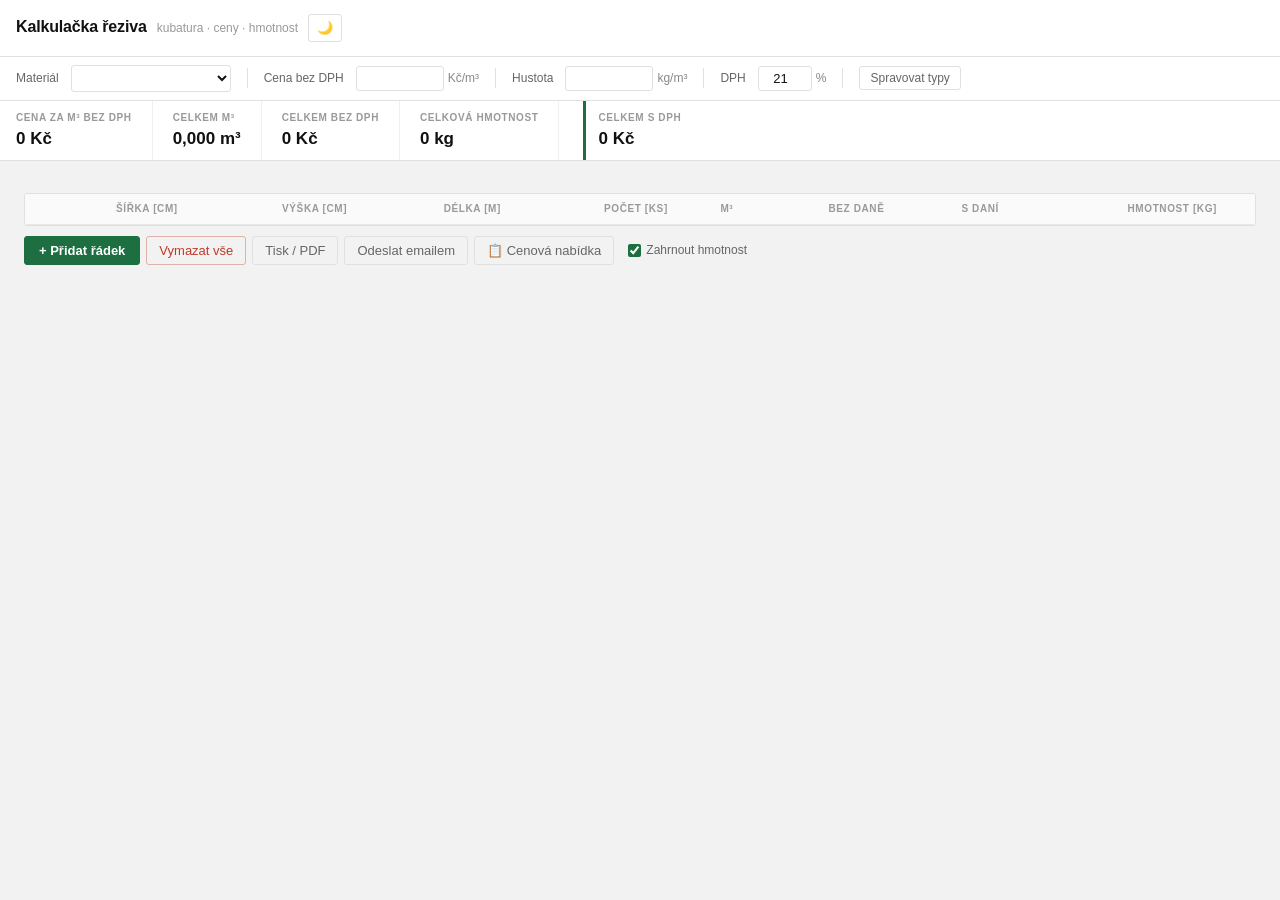
<file: kalkulacka_reziva.html>
<!doctype html>
<html lang="cs">
    <head>
        <meta charset="UTF-8" />
        <meta name="viewport" content="width=device-width, initial-scale=1.0" />
        <title>Kalkulačka řeziva</title>
        <link rel="stylesheet" href="kalkulacka_reziva.css" />
        <link rel="manifest" href="manifest.json" />
    </head>
    <body>
        <!-- ── App header ── -->
        <div class="app-header no-print">
            <h1>Kalkulačka řeziva</h1>
            <span class="subtitle">kubatura · ceny · hmotnost</span>
            <button
                class="btn-theme no-print"
                id="themeToggle"
                onclick="toggleTheme()"
                title="Přepnout světlý/tmavý režim"
            >
                🌙
            </button>
        </div>

        <!-- ── Toolbar (material selector) ── -->
        <div class="toolbar no-print">
            <span class="lbl">Materiál</span>
            <select id="materialSelect" onchange="onMaterialChange()"></select>

            <div class="sep"></div>

            <span class="lbl">Cena bez DPH</span>
            <input
                type="number"
                id="priceInput"
                min="0"
                step="100"
                title="Cena za m³ bez DPH"
                onchange="onPriceChange()"
            />
            <span class="unit">Kč/m³</span>

            <div class="sep"></div>

            <span class="lbl">Hustota</span>
            <input
                type="number"
                id="densityInput"
                min="0"
                step="10"
                title="Hustota materiálu"
                onchange="onDensityChange()"
            />
            <span class="unit">kg/m³</span>

            <div class="sep"></div>

            <span class="lbl">DPH</span>
            <input
                type="number"
                id="dphInput"
                min="0"
                max="100"
                step="1"
                value="21"
                style="width: 54px"
                title="Sazba DPH (%)"
                onchange="recalcAll()"
            />
            <span class="unit">%</span>

            <div class="sep"></div>

            <button class="btn-ghost" onclick="openModal()">
                Spravovat typy
            </button>
        </div>

        <!-- ── Stat bar (summary) ── -->
        <div class="stat-bar">
            <div class="stat-item">
                <span class="s-lbl">Cena za m³ bez DPH</span>
                <span class="s-val" id="sumPriceM3">0 Kč</span>
            </div>
            <div class="stat-item">
                <span class="s-lbl">Celkem m³</span>
                <span class="s-val" id="sumM3">0,000 m³</span>
            </div>
            <div class="stat-item">
                <span class="s-lbl">Celkem bez DPH</span>
                <span class="s-val" id="sumNoDph">0 Kč</span>
            </div>
            <div class="stat-item sum-weight">
                <span class="s-lbl">Celková hmotnost</span>
                <span class="s-val" id="sumWeight">0 kg</span>
            </div>
            <div class="stat-item">
                <span class="s-lbl">Celkem s DPH</span>
                <span class="s-val" id="sumWithDph">0 Kč</span>
            </div>
        </div>

        <div class="container">
            <!-- ── Print metadata ── -->
            <div class="print-meta print-only">
                <strong>Materiál:</strong>
                <span id="printMaterial"></span>&emsp;
                <strong>Cena za m³ bez DPH:</strong>
                <span id="printPrice"></span> Kč&emsp; <strong>DPH:</strong>
                <span id="printDph"></span>%&emsp; <strong>Datum:</strong>
                <span id="printDate"></span>
            </div>

            <!-- ── Table ── -->
            <div class="table-wrapper">
                <table>
                    <thead>
                        <tr>
                            <th>šířka [cm]</th>
                            <th>výška [cm]</th>
                            <th>délka [m]</th>
                            <th>počet [ks]</th>
                            <th>m³</th>
                            <th>bez daně</th>
                            <th>s daní</th>
                            <th class="col-weight">hmotnost [kg]</th>
                            <th
                                class="col-hint no-print"
                                title="Tip: nejbližší dostupné rozměry"
                            ></th>
                            <th class="col-del no-print"></th>
                        </tr>
                    </thead>
                    <tbody id="tableBody"></tbody>
                </table>
            </div>

            <!-- ── Actions ── -->
            <div class="actions no-print">
                <button class="btn-primary" onclick="addRow()">
                    + Přidat řádek
                </button>
                <button class="btn-danger" onclick="clearAll()">
                    Vymazat vše
                </button>
                <button class="btn-action" onclick="exportPDF()">
                    Tisk / PDF
                </button>
                <button class="btn-action" onclick="sendEmail()">
                    Odeslat emailem
                </button>
                <button class="btn-action" onclick="sendQuoteEmail()">
                    📋 Cenová nabídka
                </button>
                <label class="export-opt">
                    <input type="checkbox" id="chkWeight" checked /> Zahrnout
                    hmotnost
                </label>
            </div>
        </div>
        <!-- /container -->

        <!-- ── Toast notification ── -->
        <div class="toast" id="toast"></div>

        <!-- ── Modal: Manage materials ── -->
        <div
            class="modal-overlay"
            id="modalOverlay"
            onclick="closeModalOutside(event)"
        >
            <div class="modal">
                <h2>Spravovat typy materiálů</h2>

                <div class="add-form">
                    <div class="field">
                        <label>Název</label>
                        <input
                            type="text"
                            id="newName"
                            placeholder="Název materiálu"
                            style="width: 160px"
                        />
                    </div>
                    <div class="field">
                        <label>Zkratka pro email</label>
                        <input
                            type="text"
                            id="newEmailCode"
                            placeholder="např. KVH Si"
                            maxlength="30"
                            style="width: 110px"
                        />
                    </div>
                    <div class="field">
                        <label>Cena Kč/m³ bez DPH</label>
                        <input
                            type="number"
                            id="newPrice"
                            placeholder="11500"
                            min="0"
                            step="100"
                            style="width: 110px; text-align: right"
                        />
                    </div>
                    <div class="field">
                        <label>Hustota kg/m³</label>
                        <input
                            type="number"
                            id="newDensity"
                            placeholder="550"
                            min="0"
                            step="10"
                            style="width: 90px; text-align: right"
                        />
                    </div>
                    <button
                        class="btn-primary"
                        onclick="addMaterial()"
                        style="align-self: flex-end"
                    >
                        Přidat
                    </button>
                </div>

                <table class="mat-table">
                    <thead>
                        <tr>
                            <th>Název</th>
                            <th>Zkratka</th>
                            <th>Cena Kč/m³ bez DPH</th>
                            <th>Hustota kg/m³</th>
                            <th style="width: 34px"></th>
                        </tr>
                    </thead>
                    <tbody id="materialTableBody"></tbody>
                </table>

                <div class="sizes-section" id="sizesSection">
                    <h3 class="sizes-heading">
                        Dostupné rozměry pro:
                        <select
                            id="sizesMaterialSelect"
                            onchange="renderSizesTable()"
                        ></select>
                    </h3>
                    <table class="sizes-table">
                        <thead>
                            <tr>
                                <th>Šířka [cm]</th>
                                <th>Výška [cm]</th>
                                <th>Dostupné délky [m]</th>
                                <th style="width: 34px"></th>
                            </tr>
                        </thead>
                        <tbody id="sizesTableBody"></tbody>
                    </table>
                    <div class="add-size-form">
                        <input
                            type="number"
                            id="newSizeW"
                            placeholder="š"
                            min="1"
                            step="0.5"
                            style="width: 58px; text-align: right"
                            title="Šířka [cm]"
                        />
                        <span>×</span>
                        <input
                            type="number"
                            id="newSizeH"
                            placeholder="v"
                            min="1"
                            step="0.5"
                            style="width: 58px; text-align: right"
                            title="Výška [cm]"
                        />
                        <span>délky:</span>
                        <input
                            type="text"
                            id="newSizeLengths"
                            placeholder="3, 4, 5"
                            style="width: 110px"
                            title="Dostupné délky v metrech, oddělené čárkou"
                        />
                        <button class="btn-primary" onclick="addSize()">
                            + Přidat
                        </button>
                    </div>
                </div>

                <div class="modal-footer">
                    <button class="btn-primary" onclick="closeModal()">
                        Zavřít
                    </button>
                </div>
            </div>
        </div>

        <script src="kalkulacka_reziva.js" defer></script>
    </body>
</html>
</file>
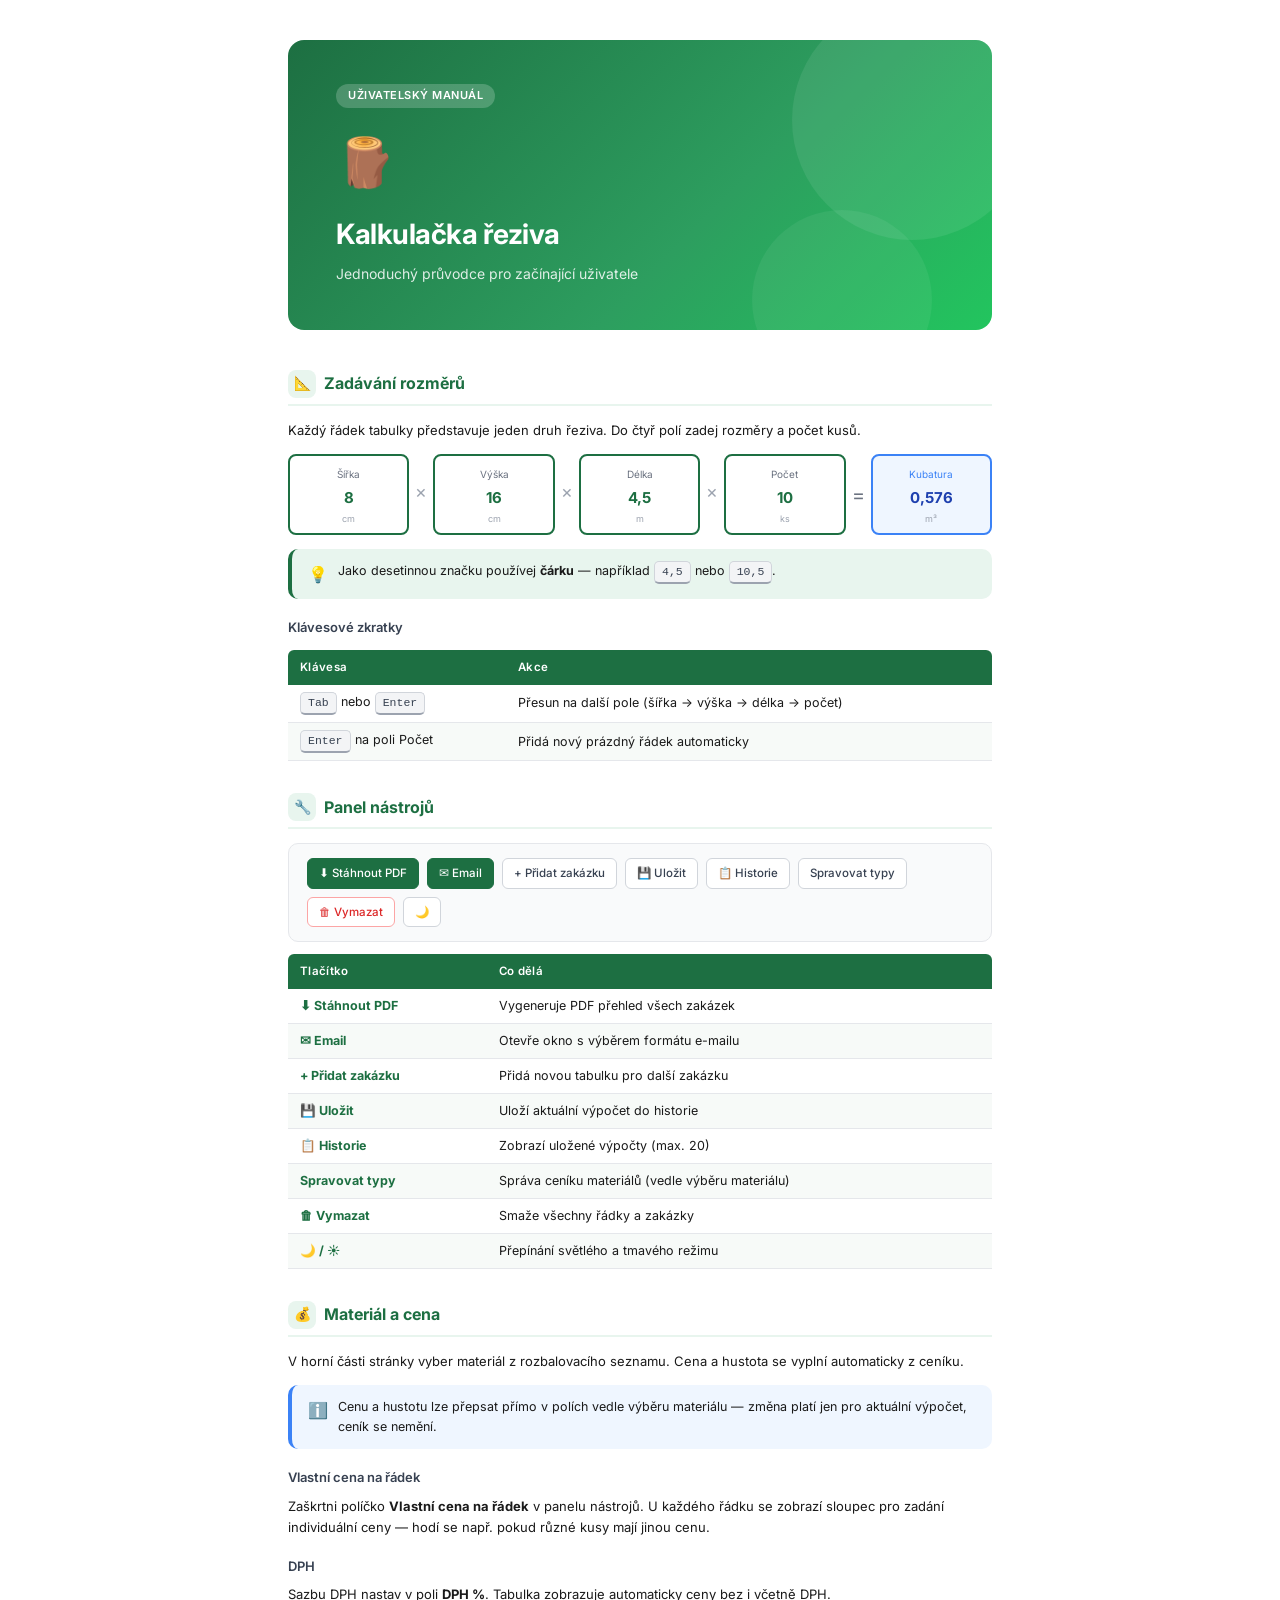
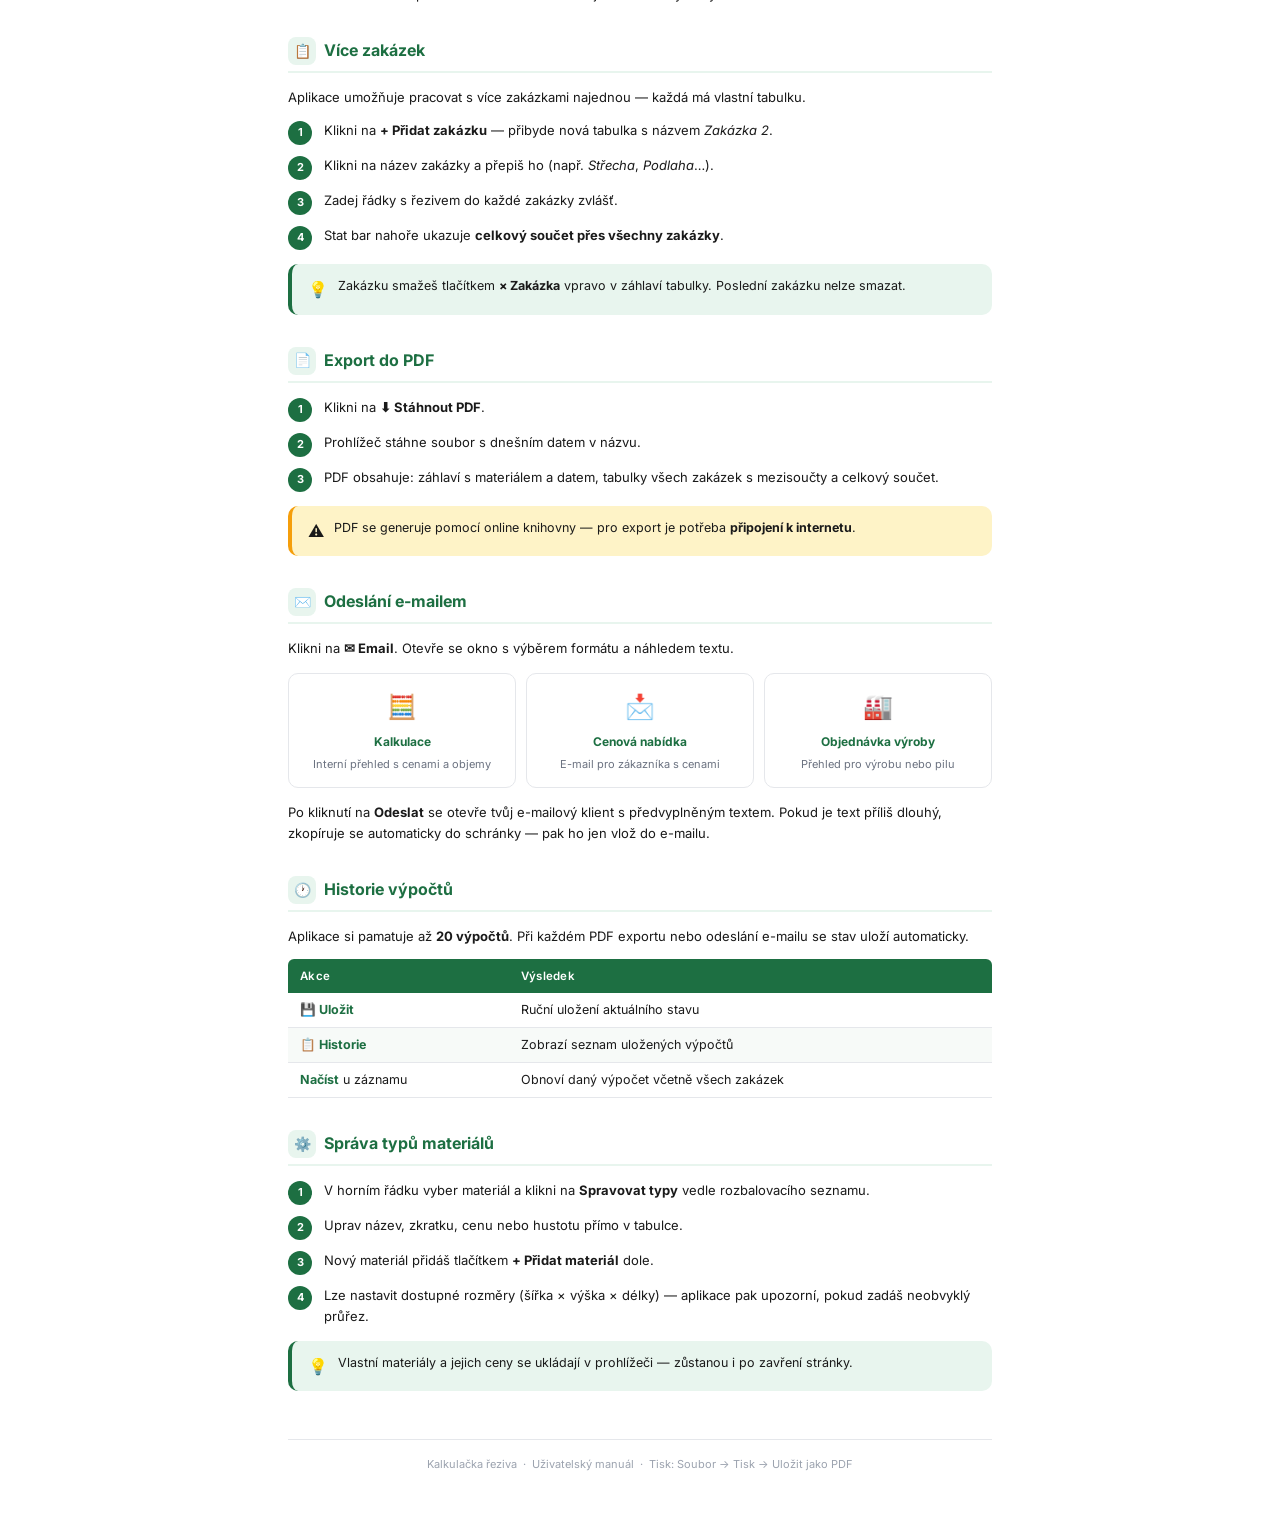
<file: manual.html>
<!DOCTYPE html>
<html lang="cs">
<head>
<meta charset="UTF-8">
<meta name="viewport" content="width=device-width, initial-scale=1.0">
<title>Kalkulačka řeziva – Uživatelský manuál</title>
<style>
  @import url('https://fonts.googleapis.com/css2?family=Inter:wght@400;500;600;700&display=swap');

  * { box-sizing: border-box; margin: 0; padding: 0; }

  body {
    font-family: 'Inter', Arial, sans-serif;
    font-size: 13px;
    line-height: 1.6;
    color: #1a1a1a;
    background: #fff;
    max-width: 800px;
    margin: 0 auto;
    padding: 40px 48px;
  }

  /* ── COVER ── */
  .cover {
    min-height: 200px;
    background: linear-gradient(135deg, #1d6f42 0%, #2d9e5f 60%, #22c55e 100%);
    border-radius: 16px;
    padding: 44px 48px;
    color: #fff;
    margin-bottom: 40px;
    position: relative;
    overflow: hidden;
  }
  .cover::before {
    content: "";
    position: absolute;
    right: -40px; top: -40px;
    width: 240px; height: 240px;
    border-radius: 50%;
    background: rgba(255,255,255,.08);
  }
  .cover::after {
    content: "";
    position: absolute;
    right: 60px; bottom: -60px;
    width: 180px; height: 180px;
    border-radius: 50%;
    background: rgba(255,255,255,.06);
  }
  .cover-icon {
    font-size: 48px;
    margin-bottom: 12px;
    display: block;
  }
  .cover h1 {
    font-size: 28px;
    font-weight: 700;
    letter-spacing: -.5px;
    margin-bottom: 6px;
  }
  .cover p {
    font-size: 14px;
    opacity: .85;
  }
  .cover-badge {
    display: inline-block;
    background: rgba(255,255,255,.2);
    border-radius: 20px;
    padding: 3px 12px;
    font-size: 11px;
    font-weight: 600;
    letter-spacing: .5px;
    text-transform: uppercase;
    margin-bottom: 16px;
  }

  /* ── SECTION HEADINGS ── */
  h2 {
    font-size: 16px;
    font-weight: 700;
    color: #1d6f42;
    margin: 32px 0 14px;
    padding-bottom: 6px;
    border-bottom: 2px solid #e8f5ee;
    display: flex;
    align-items: center;
    gap: 8px;
  }
  h2 .icon {
    width: 28px; height: 28px;
    background: #e8f5ee;
    border-radius: 8px;
    display: flex;
    align-items: center;
    justify-content: center;
    font-size: 14px;
    flex-shrink: 0;
  }
  h3 {
    font-size: 13px;
    font-weight: 600;
    color: #374151;
    margin: 18px 0 8px;
  }

  /* ── TABLE ── */
  table {
    width: 100%;
    border-collapse: collapse;
    margin: 12px 0;
    font-size: 12.5px;
  }
  thead tr {
    background: #1d6f42;
    color: #fff;
  }
  thead th {
    padding: 8px 12px;
    text-align: left;
    font-weight: 600;
    font-size: 11.5px;
    letter-spacing: .3px;
  }
  thead th:first-child { border-radius: 6px 0 0 0; }
  thead th:last-child  { border-radius: 0 6px 0 0; }
  tbody tr:nth-child(even) { background: #f7faf8; }
  tbody tr:hover { background: #eef7f2; }
  td { padding: 7px 12px; border-bottom: 1px solid #e5e7eb; }
  td strong { color: #1d6f42; }

  /* ── CALLOUT BOXES ── */
  .tip, .note, .warn {
    border-radius: 10px;
    padding: 12px 16px;
    margin: 14px 0;
    display: flex;
    gap: 10px;
    align-items: flex-start;
    font-size: 12.5px;
  }
  .tip  { background: #e8f5ee; border-left: 4px solid #1d6f42; }
  .note { background: #eff6ff; border-left: 4px solid #3b82f6; }
  .warn { background: #fef3c7; border-left: 4px solid #f59e0b; }
  .tip .ci, .note .ci, .warn .ci { font-size: 16px; flex-shrink: 0; margin-top: 1px; }

  /* ── STEPS ── */
  .steps { list-style: none; margin: 12px 0; }
  .steps li {
    display: flex;
    gap: 12px;
    align-items: flex-start;
    margin-bottom: 10px;
  }
  .step-num {
    width: 24px; height: 24px;
    background: #1d6f42;
    color: #fff;
    border-radius: 50%;
    display: flex;
    align-items: center;
    justify-content: center;
    font-size: 11px;
    font-weight: 700;
    flex-shrink: 0;
    margin-top: 1px;
  }
  .steps li p { margin: 0; }

  /* ── KEYBOARD KEYS ── */
  kbd {
    display: inline-block;
    background: #f3f4f6;
    border: 1px solid #d1d5db;
    border-bottom: 2px solid #9ca3af;
    border-radius: 5px;
    padding: 1px 7px;
    font-family: monospace;
    font-size: 11.5px;
    color: #374151;
  }

  /* ── FORMAT CARDS ── */
  .cards {
    display: grid;
    grid-template-columns: repeat(3, 1fr);
    gap: 10px;
    margin: 14px 0;
  }
  .card {
    border: 1.5px solid #e5e7eb;
    border-radius: 10px;
    padding: 14px;
    text-align: center;
  }
  .card .card-icon { font-size: 24px; margin-bottom: 6px; }
  .card .card-title { font-weight: 700; font-size: 12px; color: #1d6f42; margin-bottom: 4px; }
  .card .card-desc  { font-size: 11px; color: #6b7280; }

  /* ── TOOLBAR PREVIEW ── */
  .toolbar-preview {
    background: #f9fafb;
    border: 1.5px solid #e5e7eb;
    border-radius: 10px;
    padding: 14px 18px;
    margin: 12px 0;
    display: flex;
    flex-wrap: wrap;
    gap: 8px;
    align-items: center;
  }
  .btn-prev {
    display: inline-flex;
    align-items: center;
    gap: 5px;
    background: #fff;
    border: 1.5px solid #d1d5db;
    border-radius: 6px;
    padding: 5px 11px;
    font-size: 11.5px;
    font-family: inherit;
    color: #374151;
    font-weight: 500;
  }
  .btn-prev.green {
    background: #1d6f42;
    color: #fff;
    border-color: #1d6f42;
  }
  .btn-prev.danger {
    background: #fff;
    color: #dc2626;
    border-color: #fca5a5;
  }

  /* ── ROW DIAGRAM ── */
  .row-diagram {
    display: flex;
    gap: 6px;
    align-items: stretch;
    margin: 14px 0;
  }
  .field-box {
    flex: 1;
    border: 2px solid #1d6f42;
    border-radius: 8px;
    padding: 10px 8px 6px;
    text-align: center;
    position: relative;
  }
  .field-box .fb-label {
    font-size: 10px;
    color: #6b7280;
    margin-bottom: 4px;
  }
  .field-box .fb-val {
    font-size: 15px;
    font-weight: 700;
    color: #1d6f42;
  }
  .field-box .fb-unit {
    font-size: 9px;
    color: #9ca3af;
    margin-top: 2px;
  }
  .field-arrow {
    display: flex;
    align-items: center;
    color: #9ca3af;
    font-size: 18px;
    padding-bottom: 4px;
  }
  .field-box.calc-box {
    border-color: #3b82f6;
    background: #eff6ff;
  }
  .field-box.calc-box .fb-label { color: #3b82f6; }
  .field-box.calc-box .fb-val   { color: #1e40af; }
  .equals { font-size: 20px; color: #6b7280; display: flex; align-items: center; }

  /* ── FOOTER ── */
  .footer {
    margin-top: 48px;
    padding-top: 16px;
    border-top: 1.5px solid #e5e7eb;
    text-align: center;
    color: #9ca3af;
    font-size: 11px;
  }

  /* ── PAGE BREAK ── */
  .page-break { page-break-before: always; }

  @media print {
    body { padding: 20px 28px; font-size: 12px; max-width: none; }
    .cover { border-radius: 8px; padding: 32px 36px; }
    .cover h1 { font-size: 24px; }
    h2 { font-size: 14px; }
    .cards { gap: 8px; }
    .card { padding: 10px; }
    a { color: inherit; text-decoration: none; }
  }
</style>
</head>
<body>

<!-- COVER -->
<div class="cover">
  <span class="cover-badge">Uživatelský manuál</span>
  <span class="cover-icon">🪵</span>
  <h1>Kalkulačka řeziva</h1>
  <p>Jednoduchý průvodce pro začínající uživatele</p>
</div>

<!-- 1. ZADÁVÁNÍ ROZMĚRŮ -->
<h2><span class="icon">📐</span> Zadávání rozměrů</h2>

<p>Každý řádek tabulky představuje jeden druh řeziva. Do čtyř polí zadej rozměry a počet kusů.</p>

<div class="row-diagram">
  <div class="field-box">
    <div class="fb-label">Šířka</div>
    <div class="fb-val">8</div>
    <div class="fb-unit">cm</div>
  </div>
  <div class="field-arrow">×</div>
  <div class="field-box">
    <div class="fb-label">Výška</div>
    <div class="fb-val">16</div>
    <div class="fb-unit">cm</div>
  </div>
  <div class="field-arrow">×</div>
  <div class="field-box">
    <div class="fb-label">Délka</div>
    <div class="fb-val">4,5</div>
    <div class="fb-unit">m</div>
  </div>
  <div class="field-arrow">×</div>
  <div class="field-box">
    <div class="fb-label">Počet</div>
    <div class="fb-val">10</div>
    <div class="fb-unit">ks</div>
  </div>
  <div class="equals">=</div>
  <div class="field-box calc-box">
    <div class="fb-label">Kubatura</div>
    <div class="fb-val">0,576</div>
    <div class="fb-unit">m³</div>
  </div>
</div>

<div class="tip">
  <span class="ci">💡</span>
  <span>Jako desetinnou značku používej <strong>čárku</strong> — například <kbd>4,5</kbd> nebo <kbd>10,5</kbd>.</span>
</div>

<h3>Klávesové zkratky</h3>
<table>
  <thead><tr><th>Klávesa</th><th>Akce</th></tr></thead>
  <tbody>
    <tr><td><kbd>Tab</kbd> nebo <kbd>Enter</kbd></td><td>Přesun na další pole (šířka → výška → délka → počet)</td></tr>
    <tr><td><kbd>Enter</kbd> na poli Počet</td><td>Přidá nový prázdný řádek automaticky</td></tr>
  </tbody>
</table>

<!-- 2. PANEL NÁSTROJŮ -->
<h2><span class="icon">🔧</span> Panel nástrojů</h2>

<div class="toolbar-preview">
  <span class="btn-prev green">⬇ Stáhnout PDF</span>
  <span class="btn-prev green">✉ Email</span>
  <span class="btn-prev">+ Přidat zakázku</span>
  <span class="btn-prev">💾 Uložit</span>
  <span class="btn-prev">📋 Historie</span>
  <span class="btn-prev">Spravovat typy</span>
  <span class="btn-prev danger">🗑 Vymazat</span>
  <span class="btn-prev">🌙</span>
</div>

<table>
  <thead><tr><th>Tlačítko</th><th>Co dělá</th></tr></thead>
  <tbody>
    <tr><td><strong>⬇ Stáhnout PDF</strong></td><td>Vygeneruje PDF přehled všech zakázek</td></tr>
    <tr><td><strong>✉ Email</strong></td><td>Otevře okno s výběrem formátu e-mailu</td></tr>
    <tr><td><strong>+ Přidat zakázku</strong></td><td>Přidá novou tabulku pro další zakázku</td></tr>
    <tr><td><strong>💾 Uložit</strong></td><td>Uloží aktuální výpočet do historie</td></tr>
    <tr><td><strong>📋 Historie</strong></td><td>Zobrazí uložené výpočty (max. 20)</td></tr>
    <tr><td><strong>Spravovat typy</strong></td><td>Správa ceníku materiálů (vedle výběru materiálu)</td></tr>
    <tr><td><strong>🗑 Vymazat</strong></td><td>Smaže všechny řádky a zakázky</td></tr>
    <tr><td><strong>🌙 / ☀</strong></td><td>Přepínání světlého a tmavého režimu</td></tr>
  </tbody>
</table>

<!-- 3. MATERIÁL A CENA -->
<h2><span class="icon">💰</span> Materiál a cena</h2>

<p>V horní části stránky vyber materiál z rozbalovacího seznamu. Cena a hustota se vyplní automaticky z ceníku.</p>

<div class="note">
  <span class="ci">ℹ️</span>
  <span>Cenu a hustotu lze přepsat přímo v polích vedle výběru materiálu — změna platí jen pro aktuální výpočet, ceník se nemění.</span>
</div>

<h3>Vlastní cena na řádek</h3>
<p>Zaškrtni políčko <strong>Vlastní cena na řádek</strong> v panelu nástrojů. U každého řádku se zobrazí sloupec pro zadání individuální ceny — hodí se např. pokud různé kusy mají jinou cenu.</p>

<h3>DPH</h3>
<p>Sazbu DPH nastav v poli <strong>DPH %</strong>. Tabulka zobrazuje automaticky ceny bez i včetně DPH.</p>

<!-- 4. VÍCE ZAKÁZEK -->
<div class="page-break"></div>
<h2><span class="icon">📋</span> Více zakázek</h2>

<p>Aplikace umožňuje pracovat s více zakázkami najednou — každá má vlastní tabulku.</p>

<ol class="steps">
  <li>
    <span class="step-num">1</span>
    <p>Klikni na <strong>+ Přidat zakázku</strong> — přibyde nová tabulka s názvem <em>Zakázka 2</em>.</p>
  </li>
  <li>
    <span class="step-num">2</span>
    <p>Klikni na název zakázky a přepiš ho (např. <em>Střecha</em>, <em>Podlaha</em>…).</p>
  </li>
  <li>
    <span class="step-num">3</span>
    <p>Zadej řádky s řezivem do každé zakázky zvlášť.</p>
  </li>
  <li>
    <span class="step-num">4</span>
    <p>Stat bar nahoře ukazuje <strong>celkový součet přes všechny zakázky</strong>.</p>
  </li>
</ol>

<div class="tip">
  <span class="ci">💡</span>
  <span>Zakázku smažeš tlačítkem <strong>× Zakázka</strong> vpravo v záhlaví tabulky. Poslední zakázku nelze smazat.</span>
</div>

<!-- 5. EXPORT PDF -->
<h2><span class="icon">📄</span> Export do PDF</h2>

<ol class="steps">
  <li><span class="step-num">1</span><p>Klikni na <strong>⬇ Stáhnout PDF</strong>.</p></li>
  <li><span class="step-num">2</span><p>Prohlížeč stáhne soubor s dnešním datem v názvu.</p></li>
  <li><span class="step-num">3</span><p>PDF obsahuje: záhlaví s materiálem a datem, tabulky všech zakázek s mezisoučty a celkový součet.</p></li>
</ol>

<div class="warn">
  <span class="ci">⚠️</span>
  <span>PDF se generuje pomocí online knihovny — pro export je potřeba <strong>připojení k internetu</strong>.</span>
</div>

<!-- 6. ODESLÁNÍ E-MAILEM -->
<h2><span class="icon">✉️</span> Odeslání e-mailem</h2>

<p>Klikni na <strong>✉ Email</strong>. Otevře se okno s výběrem formátu a náhledem textu.</p>

<div class="cards">
  <div class="card">
    <div class="card-icon">🧮</div>
    <div class="card-title">Kalkulace</div>
    <div class="card-desc">Interní přehled s cenami a objemy</div>
  </div>
  <div class="card">
    <div class="card-icon">📩</div>
    <div class="card-title">Cenová nabídka</div>
    <div class="card-desc">E-mail pro zákazníka s cenami</div>
  </div>
  <div class="card">
    <div class="card-icon">🏭</div>
    <div class="card-title">Objednávka výroby</div>
    <div class="card-desc">Přehled pro výrobu nebo pilu</div>
  </div>
</div>

<p>Po kliknutí na <strong>Odeslat</strong> se otevře tvůj e-mailový klient s předvyplněným textem. Pokud je text příliš dlouhý, zkopíruje se automaticky do schránky — pak ho jen vlož do e-mailu.</p>

<!-- 7. HISTORIE -->
<h2><span class="icon">🕐</span> Historie výpočtů</h2>

<p>Aplikace si pamatuje až <strong>20 výpočtů</strong>. Při každém PDF exportu nebo odeslání e-mailu se stav uloží automaticky.</p>

<table>
  <thead><tr><th>Akce</th><th>Výsledek</th></tr></thead>
  <tbody>
    <tr><td><strong>💾 Uložit</strong></td><td>Ruční uložení aktuálního stavu</td></tr>
    <tr><td><strong>📋 Historie</strong></td><td>Zobrazí seznam uložených výpočtů</td></tr>
    <tr><td><strong>Načíst</strong> u záznamu</td><td>Obnoví daný výpočet včetně všech zakázek</td></tr>
  </tbody>
</table>

<!-- 8. SPRÁVA MATERIÁLŮ -->
<h2><span class="icon">⚙️</span> Správa typů materiálů</h2>

<ol class="steps">
  <li><span class="step-num">1</span><p>V horním řádku vyber materiál a klikni na <strong>Spravovat typy</strong> vedle rozbalovacího seznamu.</p></li>
  <li><span class="step-num">2</span><p>Uprav název, zkratku, cenu nebo hustotu přímo v tabulce.</p></li>
  <li><span class="step-num">3</span><p>Nový materiál přidáš tlačítkem <strong>+ Přidat materiál</strong> dole.</p></li>
  <li><span class="step-num">4</span><p>Lze nastavit dostupné rozměry (šířka × výška × délky) — aplikace pak upozorní, pokud zadáš neobvyklý průřez.</p></li>
</ol>

<div class="tip">
  <span class="ci">💡</span>
  <span>Vlastní materiály a jejich ceny se ukládají v prohlížeči — zůstanou i po zavření stránky.</span>
</div>

<!-- FOOTER -->
<div class="footer">
  Kalkulačka řeziva &nbsp;·&nbsp; Uživatelský manuál &nbsp;·&nbsp; Tisk: Soubor → Tisk → Uložit jako PDF
</div>

</body>
</html>
</file>
<file: kalkulacka_reziva.css>
/* ═══════════════════════════════════════════════════
   Kalkulačka řeziva — minimalistický styl
   ═══════════════════════════════════════════════════ */

/* ── CSS custom properties (light mode) ─────────── */
:root {
    --bg-page: #f2f2f2;
    --bg-panel: #fff;
    --bg-subtle: #fafafa;
    --bg-hover: #f7fbf8;
    --bg-focus: #f0f9f4;
    --bg-danger-hover: #fdf3f2;

    --border: #e0e0e0;
    --border-light: #f0f0f0;
    --border-subtle: #e8e8e8;

    --text-primary: #111;
    --text-secondary: #333;
    --text-muted: #666;
    --text-faint: #999;
    --text-dim: #888;
    --text-zero: #bbb;

    --accent: #1d6f42;
    --accent-dark: #155232;
    --accent-focus: rgba(29, 111, 66, 0.12);

    --danger: #c0392b;
    --danger-border: #e0b0aa;

    --del-icon: #ccc;
    --del-icon-hover: #e53935;

    --toast-bg: #222;
    --toast-color: #fff;

    --overlay: rgba(0, 0, 0, 0.35);
    --shadow-modal: 0 8px 40px rgba(0, 0, 0, 0.18);
    --shadow-toast: 0 4px 16px rgba(0, 0, 0, 0.25);

    --toggle-icon: "🌙";
}

/* ── Dark mode overrides ─────────────────────────── */
[data-theme="dark"] {
    --bg-page: #18181b;
    --bg-panel: #27272a;
    --bg-subtle: #222226;
    --bg-hover: #1e2d24;
    --bg-focus: #1a2e20;
    --bg-danger-hover: #2d1a18;

    --border: #3f3f46;
    --border-light: #33333a;
    --border-subtle: #38383f;

    --text-primary: #e4e4e7;
    --text-secondary: #c4c4c8;
    --text-muted: #a1a1aa;
    --text-faint: #71717a;
    --text-dim: #8888a0;
    --text-zero: #52525b;

    --accent: #22c55e;
    --accent-dark: #16a34a;
    --accent-focus: rgba(34, 197, 94, 0.15);

    --danger: #f87171;
    --danger-border: #7f3130;

    --del-icon: #52525b;
    --del-icon-hover: #f87171;

    --toast-bg: #3f3f46;
    --toast-color: #e4e4e7;

    --overlay: rgba(0, 0, 0, 0.6);
    --shadow-modal: 0 8px 40px rgba(0, 0, 0, 0.5);
    --shadow-toast: 0 4px 16px rgba(0, 0, 0, 0.5);

    --toggle-icon: "☀️";
}

/* ── Reset & base ────────────────────────────────── */
*,
*::before,
*::after {
    box-sizing: border-box;
    margin: 0;
    padding: 0;
}

body {
    font-family:
        -apple-system, BlinkMacSystemFont, "Segoe UI", Arial, sans-serif;
    font-size: 14px;
    background: var(--bg-page);
    color: var(--text-primary);
    line-height: 1.4;
    transition:
        background 0.2s,
        color 0.2s;
}

/* Prevent 300ms tap delay and blue flash on Android */
button,
input,
select,
label,
a {
    touch-action: manipulation;
    -webkit-tap-highlight-color: transparent;
}

/* ── Layout ──────────────────────────────────────── */
.container {
    max-width: 1320px;
    margin: 0 auto;
    padding: 20px 24px;
}

/* ── Heading ─────────────────────────────────────── */
.app-header {
    display: flex;
    align-items: baseline;
    gap: 10px;
    margin-bottom: 0;
    padding: 14px 16px;
    background: var(--bg-panel);
    border-bottom: 1px solid var(--border);
}

.app-header h1 {
    font-size: 16px;
    font-weight: 700;
    letter-spacing: -0.01em;
    color: var(--text-primary);
}

.app-header .subtitle {
    font-size: 12px;
    color: var(--text-faint);
}

/* Settings button in header */
#btnSettings {
    margin-left: auto;
    font-size: 13px;
}

/* Dark mode toggle button */
.btn-theme {
    padding: 3px 8px;
    border: 1px solid var(--border);
    border-radius: 3px;
    background: transparent;
    font-size: 13px;
    font-family: inherit;
    color: var(--text-muted);
    cursor: pointer;
    line-height: 1.5;
    transition:
        border-color 0.15s,
        color 0.15s,
        background 0.15s;
    white-space: nowrap;
}
.btn-theme:hover {
    border-color: var(--text-dim);
    color: var(--text-primary);
    background: var(--bg-subtle);
}

/* ── Toolbar (material selector) ─────────────────── */
.toolbar {
    background: var(--bg-panel);
    border-bottom: 1px solid var(--border);
    padding: 8px 16px;
    display: flex;
    align-items: center;
    flex-wrap: wrap;
    gap: 6px 12px;
}

.toolbar select,
.toolbar input[type="number"] {
    padding: 4px 8px;
    border: 1px solid var(--border);
    border-radius: 3px;
    font-size: 13px;
    font-family: inherit;
    color: var(--text-primary);
    background: var(--bg-panel);
    transition:
        border-color 0.15s,
        box-shadow 0.15s;
}

.toolbar select:focus,
.toolbar input[type="number"]:focus {
    outline: none;
    border-color: var(--accent);
    box-shadow: 0 0 0 2px var(--accent-focus);
}

.toolbar select {
    min-width: 160px;
}
.toolbar input[type="number"] {
    width: 88px;
    text-align: right;
}

.toolbar .sep {
    width: 1px;
    height: 20px;
    background: var(--border);
    margin: 0 4px;
}

.toolbar .unit {
    font-size: 12px;
    color: var(--text-dim);
    margin-left: -8px;
}

.toolbar .lbl {
    font-size: 12px;
    color: var(--text-muted);
    white-space: nowrap;
}

/* Ghost button (toolbar) */
.btn-ghost {
    padding: 4px 10px;
    border: 1px solid var(--border);
    border-radius: 3px;
    background: transparent;
    font-size: 12px;
    font-family: inherit;
    color: var(--text-muted);
    cursor: pointer;
    transition:
        border-color 0.15s,
        color 0.15s;
}
.btn-ghost:hover {
    border-color: var(--text-dim);
    color: var(--text-primary);
}

/* ── Stat bar (summary) ──────────────────────────── */
.stat-bar {
    background: var(--bg-panel);
    border-bottom: 1px solid var(--border);
    padding: 0 16px;
    display: flex;
    flex-wrap: wrap;
    gap: 0;
}

.stat-item {
    padding: 10px 20px 10px 0;
    margin-right: 20px;
    display: flex;
    flex-direction: column;
    gap: 2px;
    border-right: 1px solid var(--border-light);
}

.stat-item:last-child {
    border-right: none;
    border-left: 3px solid var(--accent);
    padding-left: 12px;
    margin-left: 4px;
}

.stat-item .s-lbl {
    font-size: 10px;
    text-transform: uppercase;
    letter-spacing: 0.06em;
    color: var(--text-faint);
    font-weight: 600;
    white-space: nowrap;
}

.stat-item .s-val {
    font-size: 17px;
    font-weight: 700;
    color: var(--text-primary);
    white-space: nowrap;
    font-variant-numeric: tabular-nums;
}

/* ── Table wrapper ───────────────────────────────── */
.table-wrapper {
    overflow-x: auto;
    background: var(--bg-panel);
    margin-top: 12px;
    border: 1px solid var(--border);
    border-radius: 3px;
}

table {
    width: 100%;
    border-collapse: collapse;
    font-size: 13px;
}

/* ── Table header ────────────────────────────────── */
thead th {
    padding: 8px 10px;
    text-align: right;
    font-size: 10px;
    text-transform: uppercase;
    letter-spacing: 0.06em;
    color: var(--text-faint);
    font-weight: 600;
    border-bottom: 1px solid var(--border-subtle);
    white-space: nowrap;
    user-select: none;
    background: var(--bg-subtle);
}

thead th.col-del {
    width: 28px;
    padding: 0;
}

/* ── Table body ──────────────────────────────────── */
tbody tr {
    border-bottom: 1px solid var(--border-light);
}
tbody tr:last-child {
    border-bottom: none;
}
tbody tr:hover {
    background: var(--bg-hover);
}

tbody td {
    padding: 0;
    vertical-align: middle;
}

tbody td input[type="number"],
tbody td input[type="text"] {
    width: 100%;
    min-width: 50px;
    padding: 6px 10px;
    border: none;
    outline: none;
    text-align: right;
    font-size: 13px;
    font-family: inherit;
    background: transparent;
    color: var(--text-primary);
}

tbody td input[type="number"]:focus,
tbody td input[type="text"]:focus {
    background: var(--bg-focus);
    box-shadow: inset 0 0 0 1px var(--accent);
}

/* Suppress number spinner arrows */
tbody td input[type="number"]::-webkit-inner-spin-button,
tbody td input[type="number"]::-webkit-outer-spin-button {
    opacity: 0;
}
tbody td input[type="number"]:hover::-webkit-inner-spin-button,
tbody td input[type="number"]:hover::-webkit-outer-spin-button {
    opacity: 0.5;
}

tbody td.calc {
    text-align: right;
    padding: 6px 10px;
    color: var(--text-secondary);
    white-space: nowrap;
    font-variant-numeric: tabular-nums;
}

/* Null/zero values dimmed */
tbody td.calc.zero {
    color: var(--text-zero);
}

/* Delete cell */
tbody td.td-del {
    width: 28px;
    text-align: center;
    padding: 0 4px;
}

.btn-del {
    background: none;
    border: none;
    cursor: pointer;
    color: var(--del-icon);
    font-size: 16px;
    line-height: 1;
    padding: 4px;
    display: block;
    transition: color 0.15s;
}
.btn-del:hover {
    color: var(--del-icon-hover);
}

/* ── Action bar ──────────────────────────────────── */
.actions {
    display: flex;
    align-items: center;
    flex-wrap: wrap;
    gap: 6px;
    margin-top: 10px;
}

/* Primary action button */
.btn-primary {
    padding: 6px 14px;
    background: var(--accent);
    color: #fff;
    border: 1px solid var(--accent);
    border-radius: 3px;
    font-size: 13px;
    font-family: inherit;
    font-weight: 600;
    cursor: pointer;
    transition: background 0.15s;
}
.btn-primary:hover {
    background: var(--accent-dark);
    border-color: var(--accent-dark);
}

/* Secondary action buttons (ghost) */
.btn-action {
    padding: 6px 12px;
    background: transparent;
    color: var(--text-muted);
    border: 1px solid var(--border);
    border-radius: 3px;
    font-size: 13px;
    font-family: inherit;
    cursor: pointer;
    transition:
        border-color 0.15s,
        color 0.15s;
}
.btn-action:hover {
    border-color: var(--text-dim);
    color: var(--text-primary);
}

/* Danger ghost */
.btn-danger {
    padding: 6px 12px;
    background: transparent;
    color: var(--danger);
    border: 1px solid var(--danger-border);
    border-radius: 3px;
    font-size: 13px;
    font-family: inherit;
    cursor: pointer;
    transition:
        border-color 0.15s,
        background 0.15s;
}
.btn-danger:hover {
    border-color: var(--danger);
    background: var(--bg-danger-hover);
}

/* Export option checkbox */
.export-opt {
    display: flex;
    align-items: center;
    gap: 5px;
    font-size: 12px;
    color: var(--text-muted);
    cursor: pointer;
    margin-left: 8px;
    user-select: none;
}
.export-opt input[type="checkbox"] {
    cursor: pointer;
    accent-color: var(--accent);
}

/* Notification toast */
.toast {
    display: none;
    position: fixed;
    bottom: 24px;
    left: 50%;
    transform: translateX(-50%);
    background: var(--toast-bg);
    color: var(--toast-color);
    padding: 10px 20px;
    border-radius: 4px;
    font-size: 13px;
    z-index: 2000;
    box-shadow: var(--shadow-toast);
    max-width: 90vw;
    text-align: center;
}
.toast.show {
    display: block;
}

/* ── Modal ───────────────────────────────────────── */
.modal-overlay {
    display: none;
    position: fixed;
    inset: 0;
    background: var(--overlay);
    z-index: 1000;
    align-items: center;
    justify-content: center;
}
.modal-overlay.open {
    display: flex;
}

.modal {
    background: var(--bg-panel);
    border-radius: 4px;
    padding: 24px;
    width: fit-content;
    min-width: 600px;
    max-width: 96vw;
    max-height: 90vh;
    overflow-y: auto;
    box-shadow: var(--shadow-modal);
    border: 1px solid var(--border);
}

.modal h2 {
    font-size: 15px;
    font-weight: 700;
    color: var(--text-primary);
    margin-bottom: 16px;
    padding-bottom: 10px;
    border-bottom: 1px solid var(--border);
}

.add-form {
    display: flex;
    gap: 8px;
    align-items: flex-end;
    flex-wrap: wrap;
    padding: 12px;
    background: var(--bg-subtle);
    border: 1px solid var(--border-subtle);
    border-radius: 3px;
    margin-bottom: 14px;
}
.add-form > .btn-primary {
    align-self: flex-end;
}

.add-form .field {
    display: flex;
    flex-direction: column;
    gap: 4px;
}
.add-form .field label {
    font-size: 11px;
    font-weight: 600;
    color: var(--text-muted);
    text-transform: uppercase;
    letter-spacing: 0.04em;
}
/* Input widths (replaces inline styles for responsive override) */
.input-name {
    width: 160px;
}
.input-email-code {
    width: 110px;
}
.input-price {
    width: 110px;
    text-align: right;
}
.input-density {
    width: 90px;
    text-align: right;
}

.add-form .field input {
    padding: 5px 8px;
    border: 1px solid var(--border);
    border-radius: 3px;
    font-size: 13px;
    font-family: inherit;
    background: var(--bg-panel);
    color: var(--text-primary);
}
.add-form .field input:focus {
    outline: none;
    border-color: var(--accent);
    box-shadow: 0 0 0 2px var(--accent-focus);
}

.mat-table {
    width: 100%;
    border-collapse: collapse;
    font-size: 13px;
}
.mat-table th {
    background: var(--bg-subtle);
    border-bottom: 1px solid var(--border);
    padding: 6px 8px;
    text-align: left;
    font-size: 11px;
    text-transform: uppercase;
    letter-spacing: 0.04em;
    color: var(--text-dim);
    font-weight: 600;
}
.mat-table tr {
    border-bottom: 1px solid var(--border-light);
}
.mat-table tr:last-child {
    border-bottom: none;
}
.mat-table td {
    padding: 3px 6px;
}
.mat-table td input {
    width: 100%;
    padding: 4px 6px;
    border: 1px solid var(--border);
    border-radius: 3px;
    font-size: 13px;
    font-family: inherit;
    background: var(--bg-panel);
    color: var(--text-primary);
}
.mat-table td input:focus {
    outline: none;
    border-color: var(--accent);
    box-shadow: 0 0 0 2px var(--accent-focus);
}
.mat-table td input[type="number"] {
    text-align: right;
}

.modal-footer {
    display: flex;
    justify-content: flex-end;
    margin-top: 16px;
    padding-top: 12px;
    border-top: 1px solid var(--border);
}

.settings-footer {
    gap: 8px;
}

/* ── Settings modal sections ───────────────────── */
.settings-section-title {
    font-size: 13px;
    font-weight: 700;
    color: var(--text-primary);
    margin-bottom: 10px;
}

.settings-group {
    display: flex;
    align-items: center;
    justify-content: space-between;
    margin-top: 16px;
    padding-top: 14px;
    border-top: 1px solid var(--border);
}

.settings-group-label {
    font-size: 13px;
    font-weight: 600;
    color: var(--text-primary);
}

.settings-group-input {
    display: flex;
    align-items: center;
    gap: 6px;
}

.settings-group-input input {
    padding: 4px 8px;
    border: 1px solid var(--border);
    border-radius: 3px;
    font-size: 13px;
    font-family: inherit;
    color: var(--text-primary);
    background: var(--bg-panel);
    text-align: right;
}

.settings-group-input input:focus {
    outline: none;
    border-color: var(--accent);
    box-shadow: 0 0 0 2px var(--accent-focus);
}

.settings-group-input .unit {
    font-size: 12px;
    color: var(--text-dim);
}

/* ── Email modal ─────────────────────────────────── */
.email-format-row {
    display: flex;
    align-items: center;
    gap: 8px;
    margin-bottom: 10px;
}
.email-format-row label {
    font-size: 13px;
    font-weight: 600;
}
.email-format-row select {
    font-size: 13px;
    padding: 4px 8px;
}

.email-textarea {
    width: 100%;
    min-height: 200px;
    flex: 1 1 auto;
    resize: vertical;
    font-family: monospace;
    font-size: 12px;
    line-height: 1.5;
    padding: 8px;
    border: 1px solid var(--border);
    border-radius: 4px;
    background: var(--bg);
    color: var(--text);
    box-sizing: border-box;
}

.email-modal-footer {
    align-items: center;
    gap: 8px;
}

.copy-status {
    font-size: 13px;
    color: var(--accent);
    font-weight: 600;
    flex: 1;
}

.btn-copied {
    background: var(--accent) !important;
    color: #fff !important;
}

/* ── Email modal – desktop: vyšší, textarea vyplní prostor ── */
#emailModal {
    height: 80vh;
    display: flex;
    flex-direction: column;
}
#emailModal .modal-body {
    display: flex;
    flex-direction: column;
    flex: 1 1 auto;
    overflow-y: auto;
}

/* ── Dostupnost rozměrů (avail-ok / avail-no) ───── */
tbody td input.avail-ok {
    background: rgba(29, 111, 66, 0.08) !important;
    box-shadow: inset 0 0 0 1px rgba(29, 111, 66, 0.4);
}
tbody td input.avail-no {
    background: rgba(192, 57, 43, 0.08) !important;
    box-shadow: inset 0 0 0 1px rgba(192, 57, 43, 0.4);
}
[data-theme="dark"] tbody td input.avail-ok {
    background: rgba(34, 197, 94, 0.1) !important;
    box-shadow: inset 0 0 0 1px rgba(34, 197, 94, 0.45);
}
[data-theme="dark"] tbody td input.avail-no {
    background: rgba(248, 113, 113, 0.1) !important;
    box-shadow: inset 0 0 0 1px rgba(248, 113, 113, 0.45);
}

/* ── Nulový/prázdný počet kusů ───── */
tbody td input.qty-zero {
    background: rgba(234, 179, 8, 0.12) !important;
    box-shadow: inset 0 0 0 1px rgba(234, 179, 8, 0.5);
}
[data-theme="dark"] tbody td input.qty-zero {
    background: rgba(250, 204, 21, 0.12) !important;
    box-shadow: inset 0 0 0 1px rgba(250, 204, 21, 0.45);
}

/* ── Sloupec vlastní ceny Kč/m³ (podrobné ceny) ──── */
.col-price {
    display: none;
}
.detailed-prices .col-price {
    display: table-cell;
}

.input-price-override {
    width: 72px !important;
    min-width: unset !important;
    text-align: right;
}

/* Zvýraznění inputu s nastavenou vlastní cenou */
.input-price-override:not(:placeholder-shown) {
    color: var(--accent);
    font-weight: 600;
}

/* Řádek s vlastní cenou – jemný levý akcent */
tbody tr.has-price-override {
    border-left: 3px solid var(--accent);
}

/* ── Hint buňka (nejbližší dostupné rozměry) ─────── */
.col-hint {
    width: 0;
    padding: 0;
}

.td-hint {
    padding: 2px 10px 2px 6px;
    font-size: 11px;
    color: var(--danger);
    white-space: nowrap;
    opacity: 0.85;
    font-style: italic;
}
[data-theme="dark"] .td-hint {
    color: var(--danger);
}

/* ── Sizes section (modal, <details>) ────────────── */
.sizes-details {
    margin-top: 20px;
    padding-top: 16px;
    border-top: 1px solid var(--border);
}

.sizes-heading {
    font-size: 13px;
    font-weight: 600;
    color: var(--text-primary);
    margin-bottom: 10px;
    display: flex;
    align-items: center;
    gap: 8px;
    cursor: pointer;
    user-select: none;
    list-style: none;
}
.sizes-heading::-webkit-details-marker {
    display: none;
}
.sizes-heading::before {
    content: "▶";
    font-size: 10px;
    color: var(--text-muted);
    transition: transform 0.15s;
}
.sizes-details[open] > .sizes-heading::before {
    transform: rotate(90deg);
}
.sizes-heading select {
    font-size: 13px;
    font-family: inherit;
    padding: 3px 6px;
    border: 1px solid var(--border);
    border-radius: 3px;
    background: var(--bg-panel);
    color: var(--text-primary);
    cursor: pointer;
}

.sizes-table {
    width: 100%;
    border-collapse: collapse;
    font-size: 13px;
    margin-bottom: 10px;
}
.sizes-table th {
    background: var(--bg-subtle);
    border-bottom: 1px solid var(--border);
    padding: 5px 8px;
    text-align: left;
    font-size: 11px;
    text-transform: uppercase;
    letter-spacing: 0.04em;
    color: var(--text-dim);
    font-weight: 600;
}
.sizes-table tr {
    border-bottom: 1px solid var(--border-light);
}
.sizes-table tr:last-child {
    border-bottom: none;
}
.sizes-table td {
    padding: 3px 8px;
}
.sizes-table td input {
    padding: 3px 6px;
    border: 1px solid var(--border);
    border-radius: 3px;
    font-size: 13px;
    font-family: inherit;
    background: var(--bg-panel);
    color: var(--text-primary);
}
.sizes-table td input:focus {
    outline: none;
    border-color: var(--accent);
    box-shadow: 0 0 0 2px var(--accent-focus);
}

.add-size-form {
    display: flex;
    align-items: center;
    gap: 6px;
    flex-wrap: wrap;
    padding: 8px 10px;
    background: var(--bg-subtle);
    border: 1px solid var(--border-subtle);
    border-radius: 3px;
    font-size: 13px;
    color: var(--text-muted);
}
.add-size-form input {
    padding: 4px 6px;
    border: 1px solid var(--border);
    border-radius: 3px;
    font-size: 13px;
    font-family: inherit;
    background: var(--bg-panel);
    color: var(--text-primary);
}
.add-size-form input:focus {
    outline: none;
    border-color: var(--accent);
    box-shadow: 0 0 0 2px var(--accent-focus);
}

/* ── Species section (modal, <details>) ──────────── */
.species-details {
    margin-top: 20px;
    padding-top: 16px;
    border-top: 1px solid var(--border);
}

.species-heading {
    font-size: 13px;
    font-weight: 600;
    color: var(--text-primary);
    margin-bottom: 10px;
    display: flex;
    align-items: center;
    gap: 8px;
    cursor: pointer;
    user-select: none;
    list-style: none;
}
.species-heading::-webkit-details-marker {
    display: none;
}
.species-heading::before {
    content: "▶";
    font-size: 10px;
    color: var(--text-muted);
    transition: transform 0.15s;
}
.species-details[open] > .species-heading::before {
    transform: rotate(90deg);
}

.species-table {
    width: 100%;
    border-collapse: collapse;
    font-size: 13px;
    margin-bottom: 10px;
}
.species-table th {
    background: var(--bg-subtle);
    border-bottom: 1px solid var(--border);
    padding: 5px 8px;
    text-align: left;
    font-size: 11px;
    text-transform: uppercase;
    letter-spacing: 0.04em;
    color: var(--text-dim);
    font-weight: 600;
}
.species-table tr {
    border-bottom: 1px solid var(--border-light);
}
.species-table tr:last-child {
    border-bottom: none;
}
.species-table td {
    padding: 3px 8px;
    font-size: 13px;
    color: var(--text-primary);
}

.add-species-form {
    display: flex;
    align-items: center;
    gap: 6px;
    flex-wrap: wrap;
    padding: 8px 10px;
    background: var(--bg-subtle);
    border: 1px solid var(--border-subtle);
    border-radius: 3px;
    font-size: 13px;
    color: var(--text-muted);
}
.add-species-form input {
    padding: 4px 6px;
    border: 1px solid var(--border);
    border-radius: 3px;
    font-size: 13px;
    font-family: inherit;
    background: var(--bg-panel);
    color: var(--text-primary);
}
.add-species-form input:focus {
    outline: none;
    border-color: var(--accent);
    box-shadow: 0 0 0 2px var(--accent-focus);
}

/* Species cell in material table */
.species-cell {
    display: flex;
    align-items: center;
    gap: 6px;
    flex-wrap: wrap;
}
.species-cell select {
    padding: 4px 6px;
    border: 1px solid var(--border);
    border-radius: 3px;
    font-size: 13px;
    font-family: inherit;
    background: var(--bg-panel);
    color: var(--text-primary);
    min-width: 0;
    flex: 1;
}
.species-cell select:focus {
    outline: none;
    border-color: var(--accent);
    box-shadow: 0 0 0 2px var(--accent-focus);
}
.density-info {
    font-size: 12px;
    color: var(--text-muted);
    white-space: nowrap;
}

/* Add form species select */
.input-species {
    padding: 5px 8px;
    border: 1px solid var(--border);
    border-radius: 3px;
    font-size: 13px;
    font-family: inherit;
    background: var(--bg-panel);
    color: var(--text-primary);
}
.input-species:focus {
    outline: none;
    border-color: var(--accent);
    box-shadow: 0 0 0 2px var(--accent-focus);
}

/* ── Zakázka / poznámka ──────────────────────────── */
.zakaz-row {
    display: flex;
    align-items: center;
    gap: 10px;
    margin-bottom: 10px;
    margin-top: 4px;
}

.zakaz-label {
    font-size: 12px;
    color: var(--text-muted);
    white-space: nowrap;
    flex-shrink: 0;
}

.zakaz-input {
    flex: 1;
    max-width: 480px;
    padding: 5px 10px;
    border: 1px solid var(--border);
    border-radius: 3px;
    font-size: 13px;
    font-family: inherit;
    background: var(--bg-panel);
    color: var(--text-primary);
    transition:
        border-color 0.15s,
        box-shadow 0.15s;
}

.zakaz-input:focus {
    outline: none;
    border-color: var(--accent);
    box-shadow: 0 0 0 2px var(--accent-focus);
}

/* ── Historie výpočtů ────────────────────────────── */
.modal-history {
    width: 600px;
}

.history-list {
    list-style: none;
    margin: 0 0 4px;
    padding: 0;
    max-height: 52vh;
    overflow-y: auto;
}

.history-empty {
    padding: 20px;
    text-align: center;
    color: var(--text-faint);
    font-size: 13px;
}

.history-item {
    display: flex;
    align-items: center;
    gap: 10px;
    padding: 8px 4px;
    border-bottom: 1px solid var(--border-light);
}

.history-item:last-child {
    border-bottom: none;
}

.history-item-meta {
    display: flex;
    flex-direction: column;
    gap: 2px;
    min-width: 130px;
    flex-shrink: 0;
}

.history-date {
    font-size: 11px;
    color: var(--text-muted);
    white-space: nowrap;
}

.history-note {
    font-size: 12px;
    font-weight: 600;
    color: var(--text-primary);
    white-space: nowrap;
    overflow: hidden;
    text-overflow: ellipsis;
    max-width: 150px;
}

.history-item-detail {
    flex: 1;
    display: flex;
    flex-direction: column;
    gap: 2px;
    min-width: 0;
}

.history-material {
    font-size: 13px;
    font-weight: 600;
    color: var(--text-primary);
}

.history-totals {
    font-size: 12px;
    color: var(--text-muted);
    font-variant-numeric: tabular-nums;
}

.history-item-actions {
    display: flex;
    align-items: center;
    gap: 6px;
    flex-shrink: 0;
}

.history-btn-restore {
    font-size: 12px;
    padding: 4px 10px;
}
.history-btn-del {
    font-size: 15px;
    padding: 2px 6px;
}

.history-modal-footer {
    justify-content: space-between;
}

/* ── Order sections ─────────────────────────────── */
.order-section {
    margin-bottom: 20px;
}

.order-header {
    display: flex;
    align-items: center;
    justify-content: space-between;
    gap: 8px;
    padding: 10px 0 6px;
}

.order-name {
    font-size: 15px;
    font-weight: 700;
    color: var(--text-primary);
    background: transparent;
    border: none;
    border-bottom: 2px solid var(--accent);
    padding: 2px 6px;
    font-family: inherit;
    outline: none;
    min-width: 120px;
    max-width: 420px;
}
.order-name:focus {
    background: var(--bg-focus);
    border-radius: 2px 2px 0 0;
}

.btn-del-order {
    flex-shrink: 0;
    padding: 4px 10px;
    font-size: 12px;
}

.order-name-print {
    font-size: 13px;
    font-weight: 700;
    color: var(--text-primary);
    padding: 4px 0 2px;
    border-bottom: 1px solid var(--border);
    margin-bottom: 4px;
}

.order-subtotal td {
    font-weight: 600;
    font-size: 12px;
    color: var(--text-secondary);
    background: var(--bg-subtle);
    border-top: 1px solid var(--accent);
    padding: 4px 10px;
    text-align: right;
}
.order-subtotal td:first-child {
    text-align: left;
    color: var(--text-muted);
    font-weight: 500;
    font-style: italic;
}

/* + Přidat řádek inside tfoot */
.add-row-tr td {
    padding: 0;
    border-top: none;
    background: transparent;
}
.btn-add-row {
    width: 100%;
    padding: 5px 14px;
    border-radius: 0 0 3px 3px;
    font-size: 12px;
    font-weight: 500;
    opacity: 0.65;
    transition: opacity 0.15s;
}
.btn-add-row:hover {
    opacity: 1;
}

/* ── Print ───────────────────────────────────────── */
.print-only {
    display: none;
}

@media print {
    body {
        background: #fff;
        color: #111;
        font-size: 12px;
    }
    .no-print {
        display: none !important;
    }
    .print-only {
        display: block !important;
    }
    .container {
        max-width: 100%;
        padding: 4px 8px;
    }

    .app-header {
        border-bottom: 1px solid #ccc;
        padding: 6px 0;
        background: #fff;
    }
    .app-header h1 {
        font-size: 14px;
        color: #111;
    }

    .stat-bar {
        border-bottom: 1px solid #ccc;
        padding: 6px 0;
        gap: 0 16px;
        background: #fff;
    }
    .stat-item {
        padding: 4px 12px 4px 0;
        margin-right: 12px;
        border-right-color: #ddd;
    }
    .stat-item .s-val {
        font-size: 13px;
        color: #111;
    }
    .stat-item:last-child {
        border-left: 2px solid #1d6f42;
        padding-left: 8px;
    }

    .table-wrapper {
        border: none;
        margin-top: 8px;
        overflow: visible;
        background: #fff;
    }
    table {
        font-size: 11px;
    }
    thead th {
        background: #f0f0f0 !important;
        color: #666 !important;
        -webkit-print-color-adjust: exact;
        print-color-adjust: exact;
        font-size: 9px;
    }
    tbody td.calc {
        color: #333;
    }
    tbody tr {
        border-bottom: 1px solid #e8e8e8;
    }
    tbody tr:hover {
        background: transparent;
    }
    tbody td input[type="number"] {
        color: #111;
    }

    .print-meta {
        margin: 6px 0;
        font-size: 11px;
        color: #444;
    }

    /* Optional: hide weight column when .hide-weight is set */
    .hide-weight .col-weight {
        display: none !important;
    }
    .hide-weight .sum-weight {
        display: none !important;
    }

    /* Order sections in print */
    .order-section {
        margin-bottom: 14px;
    }
    .order-header {
        display: none;
    }
    .order-name-print {
        display: block !important;
        font-size: 12px;
        color: #333;
        border-bottom: 1px solid #ccc;
    }
    .order-subtotal td {
        background: #f5f5f5 !important;
        -webkit-print-color-adjust: exact;
        print-color-adjust: exact;
    }
    .add-row-tr {
        display: none;
    }

    /* Reset availability colors for print */
    tbody td input.avail-ok,
    tbody td input.avail-no,
    tbody td input.qty-zero {
        background: transparent !important;
        box-shadow: none !important;
    }
}

/* ── Responsive: tablet (≤ 900px) ───────────────── */
@media (max-width: 900px) {
    .container {
        padding: 16px;
    }

    .stat-item .s-val {
        font-size: 15px;
    }
}

/* ── Responsive: mobile (≤ 640px) ───────────────── */
@media (max-width: 640px) {
    /* Container */
    .container {
        padding: 10px 12px;
    }

    /* App header */
    .app-header {
        padding: 10px 12px;
        gap: 6px;
    }
    .app-header h1 {
        font-size: 15px;
    }

    /* Toolbar – strukturované řádky na mobilu */
    .toolbar {
        padding: 10px 12px;
        gap: 6px 8px;
    }
    .toolbar .sep {
        flex-basis: 100%;
        height: 0;
        margin: 0;
        background: none;
    }
    .toolbar .lbl {
        min-width: 80px;
    }
    .toolbar select {
        min-width: 0;
        flex: 1 1 0;
    }
    .toolbar input[type="number"] {
        flex: 1 1 0;
        min-width: 0;
    }
    .toolbar .unit {
        margin-left: 0;
    }

    /* Stat bar – 2-column grid */
    .stat-bar {
        display: grid;
        grid-template-columns: 1fr 1fr;
        padding: 0 12px;
        gap: 0;
    }
    .stat-item {
        padding: 8px 8px 8px 0;
        margin-right: 0;
        border-right: none;
        border-bottom: 1px solid var(--border-light);
    }
    .stat-item:last-child {
        grid-column: span 2;
        border-bottom: none;
        border-left: 3px solid var(--accent);
        padding-left: 10px;
        margin-left: 0;
    }
    .stat-item .s-val {
        font-size: 14px;
    }
    .stat-item .s-lbl {
        font-size: 9px;
    }

    /* Table – bigger touch targets, font ≥ 16px prevents iOS auto-zoom */
    thead th {
        font-size: 9px;
        padding: 6px 6px;
    }
    tbody td input[type="number"],
    tbody td input[type="text"] {
        padding: 10px 8px;
        min-width: 58px;
        font-size: 16px;
    }
    tbody td.calc {
        padding: 10px 8px;
        font-size: 12px;
    }

    /* Prevent iOS/Android zoom on all inputs and selects (font must be ≥ 16px) */
    input[type="number"],
    input[type="text"],
    select {
        font-size: 16px !important;
    }

    /* Action bar – grid layout */
    .actions {
        display: grid;
        grid-template-columns: 1fr 1fr;
        gap: 8px;
    }
    .btn-primary,
    .btn-action,
    .btn-danger {
        padding: 10px 14px;
        font-size: 14px;
        min-height: 42px;
    }
    .btn-ghost {
        padding: 8px 10px;
        font-size: 13px;
        min-height: 36px;
    }
    .export-opt {
        grid-column: 1 / -1;
        font-size: 13px;
        margin-left: 2px;
    }

    /* Modal – bottom sheet */
    .modal-overlay.open {
        align-items: flex-end;
    }
    .modal {
        padding: 0 16px;
        width: 100%;
        max-width: 100%;
        max-height: 88vh;
        min-width: 0;
        border-radius: 16px 16px 0 0;
        overflow: visible; /* overflow řeší .modal-body */
        animation: modalSlideUp .22s ease;
        display: flex;
        flex-direction: column;
    }
    @keyframes modalSlideUp {
        from { transform: translateY(60px); opacity: 0; }
        to   { transform: translateY(0);    opacity: 1; }
    }

    /* Drag handle */
    .modal::before {
        content: "";
        display: block;
        width: 40px;
        height: 4px;
        background: var(--border);
        border-radius: 2px;
        margin: 12px auto 0;
        flex-shrink: 0;
    }

    /* Nadpis – pevný nahoře */
    .modal h2 {
        flex-shrink: 0;
        margin: 0 -16px;
        padding: 12px 16px 10px;
    }

    /* Scrollovatelný obsah */
    .modal-body {
        overflow-y: auto;
        flex: 1 1 auto;
        padding: 4px 0 8px;
        overscroll-behavior: contain;
    }

    /* Footer – pevný dole + odsazení od spodu */
    .modal-footer {
        flex-shrink: 0;
        margin: 0 -16px;
        padding: 12px 16px max(20px, env(safe-area-inset-bottom, 20px));
        border-top: 1px solid var(--border);
    }

    /* Email modal – vyšší */
    #emailModal {
        max-height: 94vh;
        height: 94vh;
    }

    /* Email textarea – vyšší, vyplní prostor */
    .email-textarea {
        min-height: 180px;
        height: auto;
        flex: 1 1 auto;
    }

    /* Email modal body – flex pro roztažení textarea */
    #emailModal .modal-body {
        display: flex;
        flex-direction: column;
    }

    /* Email formát – select na plnou šířku */
    .email-format-row {
        flex-direction: column;
        align-items: stretch;
    }

    /* Email footer – zalamování tlačítek */
    .email-modal-footer {
        flex-wrap: wrap;
    }
    .email-modal-footer .btn-action,
    .email-modal-footer .btn-primary {
        flex: 1 1 auto;
    }
    .email-modal-footer .copy-status {
        width: 100%;
        text-align: center;
    }

    /* Tabulka materiálů – skrýt Zkratku, název širší */
    .mat-table th:nth-child(2),
    .mat-table td:nth-child(2) {
        display: none;
    }
    .mat-table {
        table-layout: fixed;
    }
    .mat-table th:first-child,
    .mat-table td:first-child {
        width: 45%;
    }
    .mat-table th:last-child,
    .mat-table td:last-child {
        width: 34px;
    }

    .add-form {
        flex-direction: column;
        gap: 10px;
    }
    .add-form .field {
        width: 100%;
    }
    .add-form .field input,
    .add-form .field select,
    .input-name,
    .input-email-code,
    .input-price,
    .input-density,
    .input-species {
        width: 100% !important;
    }
    .add-form > .btn-primary {
        align-self: stretch;
        width: 100%;
    }

    /* Sizes add-form in modal */
    .add-size-form {
        flex-direction: column;
        gap: 8px;
    }
    .add-size-form input {
        width: 100% !important;
    }
    .add-size-form .btn-primary {
        width: 100%;
    }

    /* Zakázka */
    .zakaz-row {
        flex-direction: column;
        align-items: flex-start;
        gap: 4px;
    }
    .zakaz-input {
        max-width: 100%;
        width: 100%;
    }

    /* Historie */
    .modal-history {
        width: 100%;
    }
    .history-item {
        flex-wrap: wrap;
        gap: 6px;
    }
    .history-item-meta {
        min-width: 0;
        flex: 1 1 100%;
    }
    .history-note {
        max-width: 100%;
    }
}

/* ── Responsive: small phone (≤ 420px) ──────────── */
@media (max-width: 420px) {
    .toolbar select {
        min-width: 120px;
        max-width: 100%;
    }
    .toolbar input[type="number"] {
        width: 72px;
    }

    /* Single-column stat bar */
    .stat-bar {
        grid-template-columns: 1fr;
    }
    .stat-item:last-child {
        grid-column: span 1;
    }

    .app-header .subtitle {
        display: none;
    }
}
</file>
